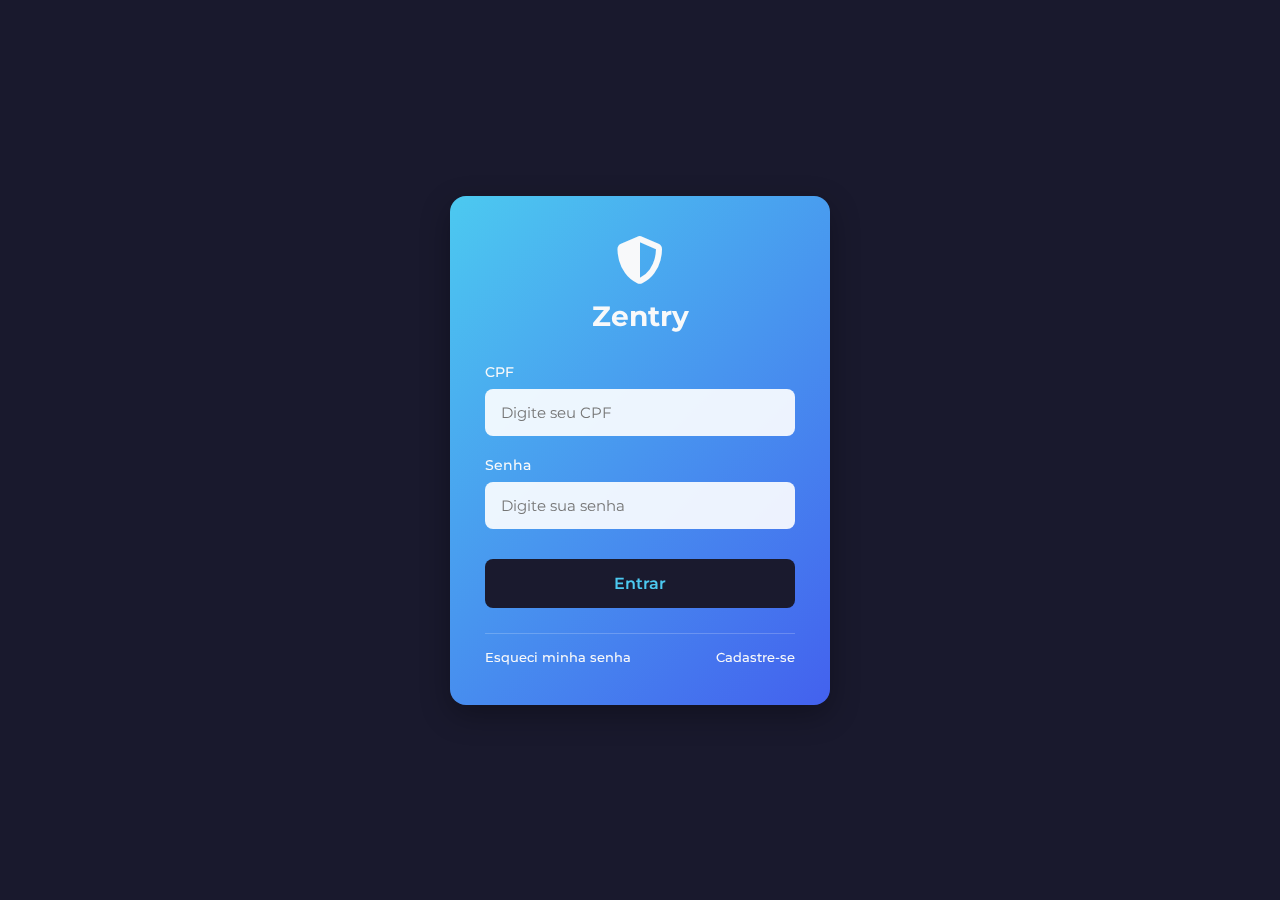
<file: banco/index.html>
<!DOCTYPE html>
<html lang="pt-BR">
<head>
    <meta charset="UTF-8">
    <meta name="viewport" content="width=device-width, initial-scale=1.0">
    <title>Zentry - Login</title>
    <link rel="stylesheet" href="css/login.css">
    <link href="https://fonts.googleapis.com/css2?family=Montserrat:wght@400;500;600;700&display=swap" rel="stylesheet">
    <link rel="stylesheet" href="https://cdnjs.cloudflare.com/ajax/libs/font-awesome/6.4.0/css/all.min.css">
</head>
<body>
    <div class="login-container">
        <div class="login-card">
            <div class="logo-login">
                <i class="fas fa-shield-alt"></i>
                <h1>Zentry</h1>
            </div>
            
            <form id="loginForm">
                <div class="form-group">
                    <label for="cpf">CPF</label>
                    <input type="text" id="cpf" placeholder="Digite seu CPF" required>
                </div>
                
                <div class="form-group">
                    <label for="senha">Senha</label>
                    <input type="password" id="senha" placeholder="Digite sua senha" required>
                </div>
                
                <button type="submit" class="btn-login">Entrar</button>
                
                <div class="login-links">
                    <a href="#" id="esqueciSenha">Esqueci minha senha</a>
                    <a href="#" id="cadastrar">Cadastre-se</a>
                </div>
            </form>
        </div>
    </div>

    <script src="js/login.js"></script>
</body>
</html>
</file>
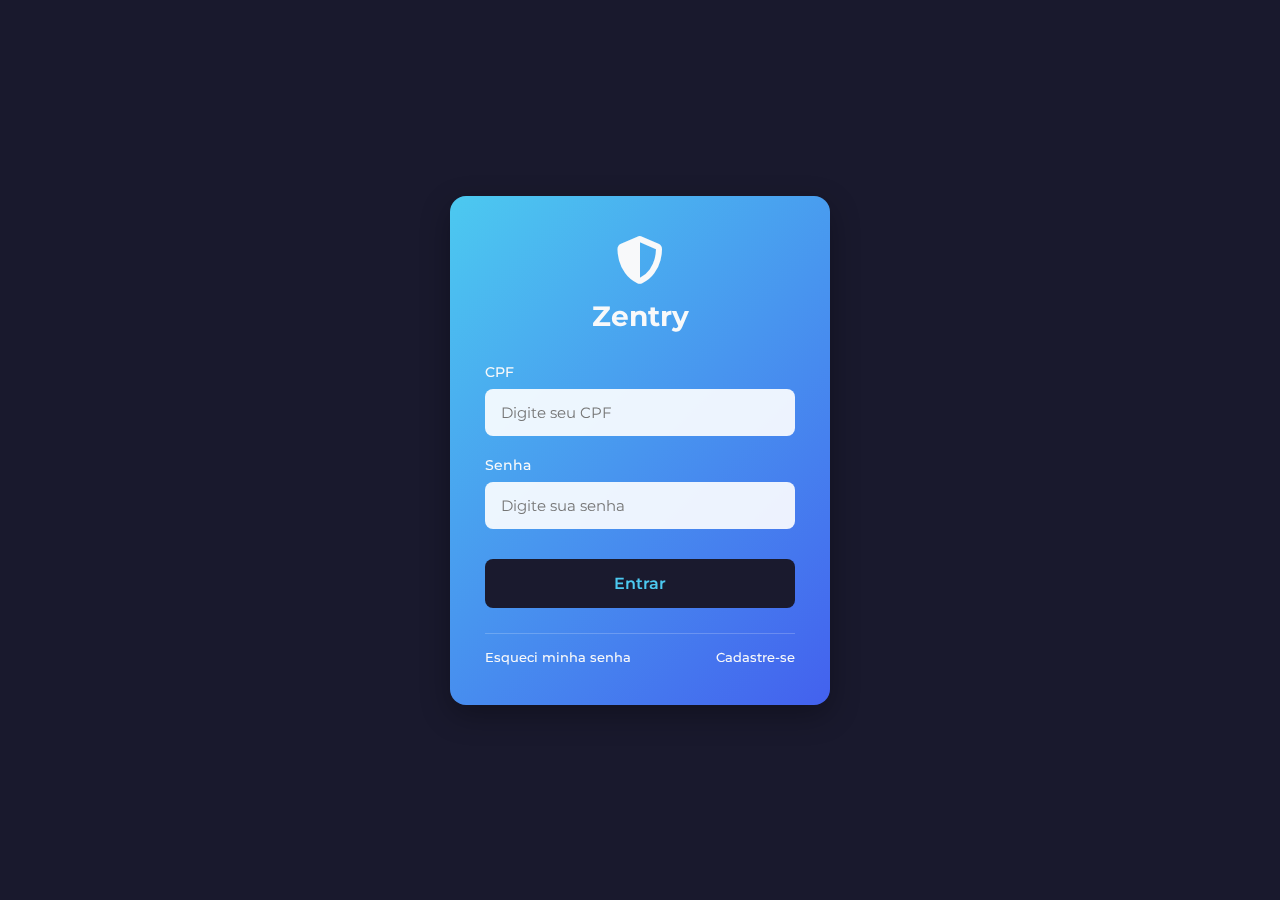
<file: banco/dashboard.html>
<!DOCTYPE html>
<html lang="pt-BR">
<head>
    <meta charset="UTF-8">
    <meta name="viewport" content="width=device-width, initial-scale=1.0">
    <title>Zentry - Área Logada</title>
    <link rel="stylesheet" href="css/bank.css">
    <link href="https://fonts.googleapis.com/css2?family=Montserrat:wght@400;500;600;700&display=swap" rel="stylesheet">
    <link rel="stylesheet" href="https://cdnjs.cloudflare.com/ajax/libs/font-awesome/6.4.0/css/all.min.css">
</head>
<body>
    <div class="app-container">
        <!-- Menu Lateral -->
        <aside class="sidebar">
            <div class="logo-container">
                <div class="logo-icon">
                    <i class="fas fa-shield-alt"></i>
                </div>
                <h1>Zentry</h1>
            </div>
            
            <nav class="main-nav">
                <ul>
                    <li data-section="inicio" class="active"><a href="#"><i class="fas fa-home"></i> <span>Início</span></a></li>
                    <li data-section="pix"><a href="#"><i class="fas fa-bolt"></i> <span>PIX</span></a></li>
                    <li data-section="cartoes"><a href="#"><i class="fas fa-credit-card"></i> <span>Cartões</span></a></li>
                    <li data-section="investimentos"><a href="#"><i class="fas fa-chart-line"></i> <span>Investimentos</span></a></li>
                    <li data-section="pagamentos"><a href="#"><i class="fas fa-barcode"></i> <span>Pagamentos</span></a></li>
                    <li data-section="emprestimos"><a href="#"><i class="fas fa-hand-holding-usd"></i> <span>Empréstimos</span></a></li>
                    <li data-section="recargas"><a href="#"><i class="fas fa-mobile-alt"></i> <span>Recargas</span></a></li>
                    <li data-section="conta"><a href="#"><i class="fas fa-user"></i> <span>Minha Conta</span></a></li>
                </ul>
            </nav>
            
            <div class="user-profile">
                <div class="profile-pic">
                    <i class="fas fa-user"></i>
                </div>
                <div class="profile-info">
                    <span class="user-name">Leandro Júnio</span>
                    <span class="user-account">Conta: 12345-6</span>
                </div>
            </div>
        </aside>

        <!-- Conteúdo Principal -->
        <main class="main-content">
            <!-- Cabeçalho -->
            <header class="main-header">
                <div class="search-container">
                    <i class="fas fa-search"></i>
                    <input type="text" placeholder="Buscar no Zentry">
                </div>
                
                <div class="header-actions">
                    <button class="btn-notification">
                        <i class="fas fa-bell"></i>
                        <span class="notification-badge">3</span>
                    </button>
                    <button class="btn-support">
                        <i class="fas fa-headset"></i>
                        <span>Suporte</span>
                    </button>
                    <button class="btn-logout">
                        <i class="fas fa-sign-out-alt"></i>
                        <span>Sair</span>
                    </button>
                </div>
            </header>

            <!-- Seção de Saldo -->
            <section id="inicio-section" class="content-section">
                <div class="balance-section">
                    <div class="balance-card">
                        <div class="balance-info">
                            <span class="balance-label">Saldo disponível</span>
                            <h2 class="balance-amount">R$ 8.742,56</h2>
                            <span class="balance-details">Limite disponível: R$ 2.500,00</span>
                        </div>
                        
                        <div class="balance-actions">
                            <button class="btn-action pix-btn">
                                <i class="fas fa-bolt"></i>
                                <span>PIX</span>
                            </button>
                            <button class="btn-action transfer-btn">
                                <i class="fas fa-exchange-alt"></i>
                                <span>Transferir</span>
                            </button>
                            <button class="btn-action pay-btn">
                                <i class="fas fa-barcode"></i>
                                <span>Pagar</span>
                            </button>
                            <button class="btn-action deposit-btn">
                                <i class="fas fa-money-bill-wave"></i>
                                <span>Depositar</span>
                            </button>
                        </div>
                    </div>
                    
                    <div class="credit-card">
                        <div class="card-info">
                            <span class="card-label">Cartão de crédito</span>
                            <h3 class="card-limit">Fatura atual: R$ 1.245,90</h3>
                            <span class="card-number">•••• •••• •••• 7890</span>
                            <button class="btn-pay-invoice">Pagar fatura</button>
                        </div>
                        <div class="card-image">
                            <div class="card-visual"></div>
                        </div>
                    </div>
                </div>

                <!-- Seção de Atalhos -->
                <section class="shortcuts-section">
                    <h2 class="section-title">Atalhos</h2>
                    <div class="shortcuts-grid">
                        <div class="shortcut-item" data-action="pix">
                            <div class="shortcut-icon">
                                <i class="fas fa-bolt"></i>
                            </div>
                            <span>PIX</span>
                        </div>
                        <div class="shortcut-item" data-action="recarga">
                            <div class="shortcut-icon">
                                <i class="fas fa-mobile-alt"></i>
                            </div>
                            <span>Recarga</span>
                        </div>
                        <div class="shortcut-item" data-action="emprestimo">
                            <div class="shortcut-icon">
                                <i class="fas fa-hand-holding-usd"></i>
                            </div>
                            <span>Empréstimo</span>
                        </div>
                        <div class="shortcut-item" data-action="investir">
                            <div class="shortcut-icon">
                                <i class="fas fa-chart-line"></i>
                            </div>
                            <span>Investir</span>
                        </div>
                        <div class="shortcut-item" data-action="seguros">
                            <div class="shortcut-icon">
                                <i class="fas fa-shield-alt"></i>
                            </div>
                            <span>Seguros</span>
                        </div>
                        <div class="shortcut-item" data-action="mais">
                            <div class="shortcut-icon">
                                <i class="fas fa-plus"></i>
                            </div>
                            <span>Mais</span>
                        </div>
                    </div>
                </section>

                <!-- Seção de Transações -->
                <section class="transactions-section">
                    <div class="section-header">
                        <h2 class="section-title">Suas transações</h2>
                        <button class="btn-filter">
                            <i class="fas fa-filter"></i>
                            <span>Filtrar</span>
                        </button>
                    </div>
                    
                    <div class="transactions-list">
                        <!-- Transações serão adicionadas dinamicamente via JS -->
                    </div>
                    
                    <button class="btn-show-more">
                        Ver todas as transações
                    </button>
                </section>

                <!-- Seção de Investimentos -->
                <section class="investments-section">
                    <h2 class="section-title">Investimentos</h2>
                    <div class="investments-card">
                        <div class="investments-info">
                            <h3>Comece a investir</h3>
                            <p>Rendimento de até 110% do CDI</p>
                            <button class="btn-invest">Investir agora</button>
                        </div>
                        <div class="investments-chart">
                            <div class="chart-placeholder"></div>
                        </div>
                    </div>
                </section>
            </section>

            <!-- Seção PIX -->
            <section id="pix-section" class="content-section" style="display:none;">
                <div class="pix-container">
                    <h2 class="section-main-title">Área PIX</h2>
                    
                    <div class="pix-actions">
                        <div class="pix-action" data-type="transferir">
                            <div class="pix-icon">
                                <i class="fas fa-exchange-alt"></i>
                            </div>
                            <span>Transferir</span>
                        </div>
                        <div class="pix-action" data-type="receber">
                            <div class="pix-icon">
                                <i class="fas fa-hand-holding-usd"></i>
                            </div>
                            <span>Receber</span>
                        </div>
                        <div class="pix-action" data-type="cobrar">
                            <div class="pix-icon">
                                <i class="fas fa-file-invoice-dollar"></i>
                            </div>
                            <span>Cobrar</span>
                        </div>
                        <div class="pix-action" data-type="chaves">
                            <div class="pix-icon">
                                <i class="fas fa-key"></i>
                            </div>
                            <span>Minhas Chaves</span>
                        </div>
                    </div>
                    
                    <div class="pix-transfer-form">
                        <h3>Transferência via PIX</h3>
                        <form id="pixForm">
                            <div class="form-group">
                                <label for="pixValue">Valor</label>
                                <input type="text" id="pixValue" placeholder="R$ 0,00">
                            </div>
                            
                            <div class="form-group">
                                <label for="pixKey">Chave PIX</label>
                                <input type="text" id="pixKey" placeholder="CPF, e-mail, telefone ou chave aleatória">
                            </div>
                            
                            <div class="form-group">
                                <label for="pixDescription">Descrição (opcional)</label>
                                <input type="text" id="pixDescription" placeholder="Ex: Pagamento serviço">
                            </div>
                            
                            <button type="submit" class="btn-confirm">Confirmar transferência</button>
                        </form>
                    </div>
                </div>
            </section>
            
            <!-- Seção Cartões -->
            <section id="cartoes-section" class="content-section" style="display:none;">
                <div class="cards-container">
                    <h2 class="section-main-title">Meus Cartões</h2>
                    
                    <div class="card-detail metallic-gold">
                        <div class="card-top">
                            <span>Zentry</span>
                            <span>Platinum</span>
                        </div>
                        <div class="card-middle">
                            <span class="card-number">•••• •••• •••• 7890</span>
                        </div>
                        <div class="card-bottom">
                            <div>
                                <span>Titular</span>
                                <span>CARLOS SILVA</span>
                            </div>
                            <div>
                                <span>Válido até</span>
                                <span>05/28</span>
                            </div>
                        </div>
                    </div>
                    
                    <div class="card-actions">
                        <button class="btn-card-action" data-action="bloquear">
                            <i class="fas fa-lock"></i>
                            <span>Bloquear Cartão</span>
                        </button>
                        <button class="btn-card-action" data-action="ajustar">
                            <i class="fas fa-sliders-h"></i>
                            <span>Ajustar Limite</span>
                        </button>
                        <button class="btn-card-action" data-action="virtual">
                            <i class="fas fa-mobile-alt"></i>
                            <span>Cartão Virtual</span>
                        </button>
                    </div>
                    
                    <div class="invoice-section">
                        <h3>Fatura Atual</h3>
                        <div class="invoice-info">
                            <div>
                                <span>Total</span>
                                <strong>R$ 1.245,90</strong>
                            </div>
                            <div>
                                <span>Vencimento</span>
                                <strong>10/05/2023</strong>
                            </div>
                            <button class="btn-pay-full">Pagar Fatura</button>
                        </div>
                    </div>
                </div>
            </section>
            
            <!-- Seção Investimentos -->
            <section id="investimentos-section" class="content-section" style="display:none;">
                <div class="investments-full-container">
                    <h2 class="section-main-title">Investimentos</h2>
                    
                    <div class="investment-products">
                        <div class="investment-product">
                            <div class="product-icon">
                                <i class="fas fa-piggy-bank"></i>
                            </div>
                            <div class="product-info">
                                <h3>Zentry Guard</h3>
                                <p>Rendimento de 100% do CDI</p>
                                <span>Resgate imediato</span>
                                <button class="btn-invest-product">Investir</button>
                            </div>
                        </div>
                        
                        <div class="investment-product">
                            <div class="product-icon">
                                <i class="fas fa-chart-line"></i>
                            </div>
                            <div class="product-info">
                                <h3>Zentry+ CDB</h3>
                                <p>Rendimento de 110% do CDI</p>
                                <span>Vencimento em 2 anos</span>
                                <button class="btn-invest-product">Investir</button>
                            </div>
                        </div>
                        
                        <div class="investment-product">
                            <div class="product-icon">
                                <i class="fas fa-coins"></i>
                            </div>
                            <div class="product-info">
                                <h3>Zentry Tesouro</h3>
                                <p>Tesouro Direto IPCA+</p>
                                <span>Longo prazo</span>
                                <button class="btn-invest-product">Investir</button>
                            </div>
                        </div>
                    </div>
                </div>
            </section>
            
            <!-- Seção Pagamentos -->
            <section id="pagamentos-section" class="content-section" style="display:none;">
                <div class="payments-container">
                    <h2 class="section-main-title">Pagamentos</h2>
                    
                    <div class="payment-methods">
                        <div class="payment-method active" data-method="boleto">
                            <i class="fas fa-barcode"></i>
                            <span>Boleto</span>
                        </div>
                        <div class="payment-method" data-method="conta">
                            <i class="fas fa-building"></i>
                            <span>Conta</span>
                        </div>
                        <div class="payment-method" data-method="imposto">
                            <i class="fas fa-file-invoice-dollar"></i>
                            <span>Impostos</span>
                        </div>
                    </div>
                    
                    <form id="paymentForm" class="active-form">
                        <div class="form-group">
                            <label for="paymentCode">Código de barras</label>
                            <input type="text" id="paymentCode" placeholder="Digite o código do boleto">
                        </div>
                        
                        <div class="form-group">
                            <label for="paymentValue">Valor</label>
                            <input type="text" id="paymentValue" placeholder="R$ 0,00">
                        </div>
                        
                        <button type="submit" class="btn-confirm-payment">Confirmar Pagamento</button>
                    </form>
                </div>
            </section>
            
            <!-- Seção Empréstimos -->
            <section id="emprestimos-section" class="content-section" style="display:none;">
                <div class="loan-full-container">
                    <h2 class="section-main-title">Empréstimos</h2>
                    
                    <div class="loan-offer">
                        <div class="offer-info">
                            <h3>Empréstimo Pessoal</h3>
                            <p>Valor disponível: <strong>R$ 15.000,00</strong></p>
                            <p>Taxa a partir de: <strong>1,49% ao mês</strong></p>
                            <button class="btn-simulate-loan">Simular Empréstimo</button>
                        </div>
                        <div class="offer-image">
                            <i class="fas fa-hand-holding-usd"></i>
                        </div>
                    </div>
                    
                    <div class="loan-simulation" style="display:none;">
                        <form id="loanForm">
                            <div class="form-group">
                                <label for="loanValue">Valor desejado</label>
                                <input type="text" id="loanValue" placeholder="R$ 0,00">
                            </div>
                            
                            <div class="form-group">
                                <label for="loanInstallments">Parcelas</label>
                                <select id="loanInstallments">
                                    <option value="12">12x</option>
                                    <option value="24">24x</option>
                                    <option value="36">36x</option>
                                    <option value="48">48x</option>
                                </select>
                            </div>
                            
                            <div class="form-group">
                                <label>Finalidade</label>
                                <div class="radio-group">
                                    <input type="radio" id="purpose1" name="loanPurpose" value="Pessoal" checked>
                                    <label for="purpose1">Pessoal</label>
                                </div>
                                <div class="radio-group">
                                    <input type="radio" id="purpose2" name="loanPurpose" value="Consignado">
                                    <label for="purpose2">Consignado</label>
                                </div>
                                <div class="radio-group">
                                    <input type="radio" id="purpose3" name="loanPurpose" value="Veículo">
                                    <label for="purpose3">Veículo</label>
                                </div>
                            </div>
                            
                            <button type="submit" class="btn-confirm-loan">Simular</button>
                        </form>
                    </div>
                    
                    <div class="loan-result" style="display:none;">
                        <h3>Resultado da Simulação</h3>
                        <div class="result-details">
                            <div>
                                <span>Valor:</span>
                                <strong id="simulatedValue">R$ 0,00</strong>
                            </div>
                            <div>
                                <span>Parcelas:</span>
                                <strong id="simulatedInstallments">0x</strong>
                            </div>
                            <div>
                                <span>Taxa:</span>
                                <strong id="simulatedRate">0%</strong>
                            </div>
                            <div>
                                <span>Valor da parcela:</span>
                                <strong id="simulatedMonthly">R$ 0,00</strong>
                            </div>
                            <div>
                                <span>Total a pagar:</span>
                                <strong id="simulatedTotal">R$ 0,00</strong>
                            </div>
                        </div>
                        <button class="btn-request-loan">Solicitar Empréstimo</button>
                    </div>
                </div>
            </section>
            
            <!-- Seção Recargas -->
            <section id="recargas-section" class="content-section" style="display:none;">
                <div class="recharge-container">
                    <h2 class="section-main-title">Recargas</h2>
                    
                    <div class="recharge-operators">
                        <div class="operator" data-operator="vivo">
                            <img src="https://i.pinimg.com/736x/fd/bd/9f/fdbd9f61b5c3d7735faabcb3cd84c9f7.jpg" alt="Vivo">
                            <span>Vivo</span>
                        </div>
                        <div class="operator" data-operator="tim">
                            <img src="https://www.tecstudio.com.br/wp-content/uploads/2016/01/29202329429710.jpg" alt="TIM">
                            <span>TIM</span>
                        </div>
                        <div class="operator" data-operator="claro">
                            <img src="https://upload.wikimedia.org/wikipedia/commons/thumb/0/0c/Claro.svg/1200px-Claro.svg.png" alt="Claro">
                            <span>Claro</span>
                        </div>
                        <div class="operator" data-operator="oi">
                            <img src="https://upload.wikimedia.org/wikipedia/commons/a/aa/Oi_logo_2022.png" alt="Oi">
                            <span>Oi</span>
                        </div>
                    </div>
                    
                    <form id="rechargeForm">
                        <div class="form-group">
                            <label for="rechargePhone">Número do celular</label>
                            <input type="tel" id="rechargePhone" placeholder="(XX) XXXXX-XXXX">
                        </div>
                        
                        <div class="form-group">
                            <label for="rechargeValue">Valor</label>
                            <div class="value-options">
                                <button type="button" class="value-option" data-value="10">R$ 10</button>
                                <button type="button" class="value-option" data-value="20">R$ 20</button>
                                <button type="button" class="value-option" data-value="30">R$ 30</button>
                                <button type="button" class="value-option" data-value="50">R$ 50</button>
                                <button type="button" class="value-option" data-value="100">R$ 100</button>
                                <button type="button" class="value-option" data-value="outro">Outro</button>
                            </div>
                            <input type="text" id="rechargeValue" placeholder="R$ 0,00" style="display:none;">
                        </div>
                        
                        <button type="submit" class="btn-confirm-recharge">Confirmar Recarga</button>
                    </form>
                </div>
            </section>
            
            <!-- Seção Minha Conta -->
            <section id="conta-section" class="content-section" style="display:none;">
                <div class="account-container">
                    <h2 class="section-main-title">Minha Conta</h2>
                    
                    <div class="account-info">
                        <div class="info-item">
                            <span>Nome completo</span>
                            <strong>Leandro Júnio Rodrigues Fernandes</strong>
                        </div>
                        <div class="info-item">
                            <span>CPF</span>
                            <strong>123.456.789-00</strong>
                        </div>
                        <div class="info-item">
                            <span>Data de nascimento</span>
                            <strong>01/06/2006</strong>
                        </div>
                        <div class="info-item">
                            <span>E-mail</span>
                            <strong>leandrojunio484@gmail.com</strong>
                        </div>
                        <div class="info-item">
                            <span>Telefone</span>
                            <strong>(61) 99679-4160</strong>
                        </div>
                    </div>
                    
                    <div class="account-actions">
                        <button class="btn-account-action">
                            <i class="fas fa-lock"></i>
                            <span>Alterar Senha</span>
                        </button>
                        <button class="btn-account-action">
                            <i class="fas fa-envelope"></i>
                            <span>Alterar E-mail</span>
                        </button>
                        <button class="btn-account-action">
                            <i class="fas fa-phone-alt"></i>
                            <span>Alterar Telefone</span>
                        </button>
                    </div>
                </div>
            </section>

            <!-- Rodapé -->
            <footer class="main-footer">
                <div class="footer-section">
                    <h3>Zentry</h3>
                    <ul>
                        <li><a href="#">Sobre nós</a></li>
                        <li><a href="#">Carreiras</a></li>
                        <li><a href="#">Imprensa</a></li>
                    </ul>
                </div>
                
                <div class="footer-section">
                    <h3>Produtos</h3>
                    <ul>
                        <li><a href="#">Conta digital</a></li>
                        <li><a href="#">Cartão de crédito</a></li>
                        <li><a href="#">Investimentos</a></li>
                    </ul>
                </div>
                
                <div class="footer-section">
                    <h3>Fale conosco</h3>
                    <ul>
                        <li><a href="#">Ajuda</a></li>
                        <li><a href="#">0800 123 4567</a></li>
                    </ul>
                </div>
            </footer>
        </main>

        <!-- Modais -->
        <div class="modal" id="transferModal">
            <div class="modal-content">
                <span class="close-modal">&times;</span>
                <h2>Transferência</h2>
                <form id="transferForm">
                    <div class="form-group">
                        <label for="transferValue">Valor</label>
                        <input type="text" id="transferValue" placeholder="R$ 0,00">
                    </div>
                    
                    <div class="form-group">
                        <label for="transferTo">Para quem</label>
                        <input type="text" id="transferTo" placeholder="CPF, e-mail ou telefone">
                    </div>
                    
                    <div class="form-group">
                        <label for="transferDescription">Descrição (opcional)</label>
                        <input type="text" id="transferDescription" placeholder="Ex: Pagamento aluguel">
                    </div>
                    
                    <button type="submit" class="btn-confirm-transfer">Confirmar transferência</button>
                </form>
            </div>
        </div>

        <div class="modal" id="depositModal">
            <div class="modal-content">
                <span class="close-modal">&times;</span>
                <h2>Depósito</h2>
                <form id="depositForm">
                    <div class="form-group">
                        <label for="depositValue">Valor</label>
                        <input type="text" id="depositValue" placeholder="R$ 0,00">
                    </div>
                    
                    <div class="form-group">
                        <label>Tipo de depósito</label>
                        <div class="radio-group">
                            <input type="radio" id="depositType1" name="depositType" value="DOC" checked>
                            <label for="depositType1">DOC</label>
                        </div>
                        <div class="radio-group">
                            <input type="radio" id="depositType2" name="depositType" value="TED">
                            <label for="depositType2">TED</label>
                        </div>
                        <div class="radio-group">
                            <input type="radio" id="depositType3" name="depositType" value="Boleto">
                            <label for="depositType3">Boleto</label>
                        </div>
                    </div>
                    
                    <button type="submit" class="btn-confirm-deposit">Confirmar depósito</button>
                </form>
            </div>
        </div>

        <div class="modal" id="supportModal">
            <div class="modal-content">
                <span class="close-modal">&times;</span>
                <h2>Suporte</h2>
                <form id="supportForm">
                    <div class="form-group">
                        <label for="supportSubject">Assunto</label>
                        <input type="text" id="supportSubject" placeholder="Qual é o assunto?">
                    </div>
                    
                    <div class="form-group">
                        <label for="supportMessage">Mensagem</label>
                        <textarea id="supportMessage" placeholder="Descreva seu problema ou dúvida"></textarea>
                    </div>
                    
                    <button type="submit" class="btn-confirm-support">Enviar mensagem</button>
                </form>
            </div>
        </div>

        <div class="modal" id="invoiceModal">
            <div class="modal-content">
                <span class="close-modal">&times;</span>
                <h2>Pagamento de Fatura</h2>
                <div class="invoice-details">
                    <div class="detail-item">
                        <span>Valor total:</span>
                        <strong>R$ 1.245,90</strong>
                    </div>
                    <div class="detail-item">
                        <span>Vencimento:</span>
                        <strong>10/05/2023</strong>
                    </div>
                    <div class="detail-item">
                        <span>Cartão:</span>
                        <strong>•••• •••• •••• 7890</strong>
                    </div>
                </div>
                
                <form id="invoiceForm">
                    <div class="form-group">
                        <label for="invoiceValue">Valor a pagar</label>
                        <input type="text" id="invoiceValue" placeholder="R$ 1.245,90" value="R$ 1.245,90">
                    </div>
                    
                    <div class="form-group">
                        <label>Conta de débito</label>
                        <select id="invoiceAccount">
                            <option value="main">Conta Principal (Saldo: R$ 8.742,56)</option>
                        </select>
                    </div>
                    
                    <button type="submit" class="btn-confirm-invoice">Confirmar Pagamento</button>
                </form>
            </div>
        </div>

        <!-- Modal de Comprovante -->
        <div class="modal" id="receiptModal">
            <div class="modal-content">
                <span class="close-modal">&times;</span>
                <h2>Transação realizada com sucesso!</h2>
                <div class="receipt-container">
                    <div class="receipt-header">
                        <i class="fas fa-check-circle"></i>
                        <h3>Comprovante de Transação</h3>
                    </div>
                    <div class="receipt-body">
                        <div class="receipt-item">
                            <span>Data/Hora:</span>
                            <strong id="receipt-date"></strong>
                        </div>
                        <div class="receipt-item">
                            <span>Tipo:</span>
                            <strong id="receipt-type"></strong>
                        </div>
                        <div class="receipt-item">
                            <span>Valor:</span>
                            <strong id="receipt-amount"></strong>
                        </div>
                        <div class="receipt-item">
                            <span>Destinatário:</span>
                            <strong id="receipt-recipient"></strong>
                        </div>
                        <div class="receipt-item">
                            <span>Descrição:</span>
                            <strong id="receipt-description"></strong>
                        </div>
                        <div class="receipt-item">
                            <span>Código:</span>
                            <strong id="receipt-code">#<span id="receipt-code-number"></span></strong>
                        </div>
                    </div>
                    <div class="receipt-footer">
                        <button class="btn-download-receipt">
                            <i class="fas fa-download"></i> Baixar Comprovante
                        </button>
                        <button class="btn-share-receipt">
                            <i class="fas fa-share-alt"></i> Compartilhar
                        </button>
                    </div>
                </div>
            </div>
        </div>
    </div>

    <script src="js/bank.js"></script>
</body>
</html>
</file>
<file: banco/css/login.css>
:root {
    --primary-color: #1a1a2e;
    --accent-color: #4cc9f0;
    --gradient: linear-gradient(135deg, #4cc9f0, #4895ef, #4361ee);
    --text-light: #f8f9fa;
}

* {
    margin: 0;
    padding: 0;
    box-sizing: border-box;
    font-family: 'Montserrat', sans-serif;
}

body {
    background-color: var(--primary-color);
    min-height: 100vh;
    display: flex;
    justify-content: center;
    align-items: center;
    /* Adicionando a imagem de fundo */
    background-image: url('https://t4.ftcdn.net/jpg/09/64/03/41/240_F_964034189_PfF4GQCYpmdWmUvjNUu1blXSd3FHkrLY.jpg'); /* Substitua pelo caminho da sua imagem */
    background-size: cover; /* Faz a imagem cobrir todo o fundo */
    background-position: center; /* Centraliza a imagem */
    background-repeat: no-repeat; /* Evita a duplicação */
    background-attachment: fixed; /* Opcional: faz a imagem ficar fixa durante o scroll */
}

/* Adicionando uma camada escura semi-transparente para melhorar a legibilidade */
body::before {
    content: '';
    position: fixed;
    top: 0;
    left: 0;
    width: 100%;
    height: 100%;
    background-color: rgba(26, 26, 46, 0.7); /* Cor primária com transparência */
    z-index: -1; /* Coloca atrás do conteúdo */
}

.login-container {
    width: 100%;
    max-width: 420px;
    padding: 0 20px;
}

.login-card {
    background: var(--gradient);
    border-radius: 16px;
    padding: 40px 35px;
    box-shadow: 0 10px 30px rgba(0, 0, 0, 0.3);
    text-align: center;
    backdrop-filter: blur(5px); /* Adiciona um leve desfoque para melhor contraste */
}

.logo-login {
    margin-bottom: 30px;
    display: flex;
    flex-direction: column;
    align-items: center;
}

.logo-login i {
    font-size: 48px;
    color: var(--text-light);
    margin-bottom: 15px;
}

.logo-login h1 {
    font-size: 28px;
    font-weight: 700;
    color: var(--text-light);
}

.form-group {
    margin-bottom: 20px;
    text-align: left;
}

.form-group label {
    display: block;
    margin-bottom: 8px;
    font-weight: 500;
    color: var(--text-light);
    font-size: 14px;
}

.form-group input {
    width: 100%;
    padding: 14px 16px;
    border-radius: 8px;
    border: none;
    background-color: rgba(255, 255, 255, 0.9);
    font-size: 15px;
    transition: all 0.3s;
}

.form-group input:focus {
    outline: none;
    box-shadow: 0 0 0 2px rgba(76, 201, 240, 0.5);
}

.btn-login {
    width: 100%;
    padding: 15px;
    background-color: var(--primary-color);
    color: var(--accent-color);
    border: none;
    border-radius: 8px;
    font-size: 16px;
    font-weight: 600;
    cursor: pointer;
    margin-top: 10px;
    transition: all 0.3s;
}

.btn-login:hover {
    transform: translateY(-2px);
    box-shadow: 0 4px 12px rgba(0, 0, 0, 0.2);
}

.login-links {
    display: flex;
    justify-content: space-between;
    margin-top: 25px;
    padding-top: 15px;
    border-top: 1px solid rgba(255, 255, 255, 0.2);
}

.login-links a {
    color: var(--text-light);
    text-decoration: none;
    font-size: 13px;
    font-weight: 500;
    transition: all 0.3s;
}

.login-links a:hover {
    text-decoration: underline;
    opacity: 0.9;
}

/* Responsividade */
@media (max-width: 480px) {
    .login-card {
        padding: 35px 25px;
    }
    
    .logo-login i {
        font-size: 42px;
    }
    
    .logo-login h1 {
        font-size: 24px;
    }
    
    .form-group input {
        padding: 12px 14px;
    }
    
    .btn-login {
        padding: 14px;
    }
}
</file>
<file: banco/css/bank.css>
:root {
    --primary-color: #1a1a2e;
    --secondary-color: #16213e;
    --accent-color: #4cc9f0;
    --accent-hover: #4895ef;
    --text-color: #ffffff;
    --text-secondary: #cccccc;
    --success-color: #4ade80;
    --error-color: #f87171;
    --warning-color: #fbbf24;
    --card-bg: #0f3460;
    --modal-bg: rgba(0, 0, 0, 0.9);
    --shadow: 0 4px 20px rgba(0, 0, 0, 0.5);
    --gradient: linear-gradient(135deg, #4cc9f0, #4895ef, #4361ee);
}

* {
    margin: 0;
    padding: 0;
    box-sizing: border-box;
    font-family: 'Montserrat', 'Segoe UI', Tahoma, Geneva, Verdana, sans-serif;
}

body {
    background-color: var(--primary-color);
    color: var(--text-color);
    min-height: 100vh;
}

.app-container {
    display: flex;
    min-height: 100vh;
}

/* Sidebar Styles */
.sidebar {
    width: 280px;
    background-color: var(--secondary-color);
    padding: 25px;
    display: flex;
    flex-direction: column;
    border-right: 1px solid rgba(76, 201, 240, 0.2);
}

.logo-container {
    display: flex;
    align-items: center;
    margin-bottom: 40px;
}

.logo-icon {
    width: 40px;
    height: 40px;
    margin-right: 15px;
    display: flex;
    align-items: center;
    justify-content: center;
    font-size: 24px;
    color: var(--accent-color);
    background: rgba(76, 201, 240, 0.1);
    border-radius: 50%;
}

.logo-container h1 {
    font-size: 24px;
    font-weight: 700;
    background: var(--gradient);
    -webkit-background-clip: text;
    background-clip: text;
    color: transparent;
}

.main-nav ul {
    list-style: none;
    margin-bottom: 40px;
}

.main-nav li {
    margin-bottom: 12px;
    border-radius: 8px;
    transition: all 0.3s ease;
}

.main-nav li:hover {
    background-color: rgba(76, 201, 240, 0.1);
}

.main-nav li.active {
    background-color: rgba(76, 201, 240, 0.2);
    border-left: 3px solid var(--accent-color);
}

.main-nav a {
    display: flex;
    align-items: center;
    padding: 12px 15px;
    text-decoration: none;
    color: var(--text-color);
    font-size: 16px;
    font-weight: 500;
}

.main-nav i {
    margin-right: 12px;
    font-size: 18px;
    color: var(--accent-color);
}

.user-profile {
    margin-top: auto;
    display: flex;
    align-items: center;
    padding: 15px;
    background-color: var(--card-bg);
    border-radius: 10px;
    border: 1px solid rgba(76, 201, 240, 0.1);
}

.profile-pic {
    width: 45px;
    height: 45px;
    border-radius: 50%;
    background-color: rgba(76, 201, 240, 0.1);
    margin-right: 12px;
    display: flex;
    align-items: center;
    justify-content: center;
    color: var(--accent-color);
    font-size: 18px;
}

.profile-info {
    display: flex;
    flex-direction: column;
}

.user-name {
    font-weight: 600;
    margin-bottom: 3px;
    color: var(--accent-color);
}

.user-account {
    font-size: 12px;
    color: var(--text-secondary);
}

/* Main Content Styles */
.main-content {
    flex: 1;
    padding: 30px;
    background-color: var(--primary-color);
}

.main-header {
    display: flex;
    justify-content: space-between;
    align-items: center;
    margin-bottom: 30px;
}

.search-container {
    position: relative;
    width: 350px;
}

.search-container i {
    position: absolute;
    left: 15px;
    top: 50%;
    transform: translateY(-50%);
    color: var(--accent-color);
}

.search-container input {
    width: 100%;
    padding: 12px 20px 12px 45px;
    border-radius: 25px;
    border: 1px solid rgba(76, 201, 240, 0.3);
    background-color: var(--secondary-color);
    color: var(--text-color);
    font-size: 14px;
    outline: none;
    transition: all 0.3s;
}

.search-container input:focus {
    border-color: var(--accent-color);
    box-shadow: 0 0 0 2px rgba(76, 201, 240, 0.2);
}

.search-container input::placeholder {
    color: var(--text-secondary);
}

.header-actions {
    display: flex;
    align-items: center;
    gap: 15px;
}

.btn-notification {
    position: relative;
    background: none;
    border: none;
    color: var(--text-color);
    font-size: 20px;
    cursor: pointer;
    padding: 8px;
    border-radius: 50%;
    transition: background 0.3s;
}

.btn-notification:hover {
    background-color: rgba(76, 201, 240, 0.1);
}

.notification-badge {
    position: absolute;
    top: -5px;
    right: -5px;
    background-color: var(--error-color);
    color: white;
    border-radius: 50%;
    width: 20px;
    height: 20px;
    display: flex;
    align-items: center;
    justify-content: center;
    font-size: 12px;
    font-weight: bold;
}

.btn-support {
    background: var(--gradient);
    color: #1a1a2e;
    border: none;
    padding: 10px 20px;
    border-radius: 25px;
    font-weight: 600;
    cursor: pointer;
    display: flex;
    align-items: center;
    gap: 8px;
    transition: all 0.3s;
    box-shadow: 0 2px 10px rgba(76, 201, 240, 0.3);
}

.btn-support:hover {
    background: linear-gradient(135deg, #4895ef, #4361ee, #4895ef);
    transform: translateY(-2px);
}

.btn-logout {
    background: none;
    border: 1px solid var(--accent-color);
    color: var(--accent-color);
    padding: 10px 20px;
    border-radius: 25px;
    font-weight: 600;
    cursor: pointer;
    display: flex;
    align-items: center;
    gap: 8px;
    transition: all 0.3s;
}

.btn-logout:hover {
    background-color: rgba(76, 201, 240, 0.1);
}

/* Balance Section */
.balance-section {
    display: flex;
    gap: 20px;
    margin-bottom: 30px;
}

.balance-card {
    flex: 2;
    background-color: var(--card-bg);
    border-radius: 15px;
    padding: 25px;
    box-shadow: var(--shadow);
    border: 1px solid rgba(76, 201, 240, 0.1);
}

.balance-info {
    margin-bottom: 25px;
}

.balance-label {
    display: block;
    color: var(--accent-color);
    font-size: 14px;
    margin-bottom: 5px;
    font-weight: 500;
}

.balance-amount {
    font-size: 32px;
    font-weight: 700;
    margin-bottom: 10px;
    background: var(--gradient);
    -webkit-background-clip: text;
    background-clip: text;
    color: transparent;
}

.balance-details {
    color: var(--text-secondary);
    font-size: 14px;
}

.balance-actions {
    display: flex;
    justify-content: space-between;
    gap: 15px;
}

.btn-action {
    flex: 1;
    background-color: var(--secondary-color);
    border: 1px solid rgba(76, 201, 240, 0.2);
    border-radius: 10px;
    padding: 15px 10px;
    color: var(--text-color);
    font-weight: 600;
    cursor: pointer;
    display: flex;
    flex-direction: column;
    align-items: center;
    gap: 8px;
    transition: all 0.3s;
}

.btn-action:hover {
    background-color: rgba(76, 201, 240, 0.1);
    border-color: var(--accent-color);
    transform: translateY(-3px);
}

.btn-action i {
    font-size: 20px;
    color: var(--accent-color);
}

.credit-card {
    flex: 1;
    background: linear-gradient(135deg, #0f3460, #1a1a2e);
    border-radius: 15px;
    padding: 25px;
    box-shadow: var(--shadow);
    display: flex;
    justify-content: space-between;
    border: 1px solid rgba(76, 201, 240, 0.2);
}

.card-info {
    display: flex;
    flex-direction: column;
    justify-content: space-between;
}

.card-label {
    color: var(--accent-color);
    font-size: 14px;
    font-weight: 500;
}

.card-limit {
    font-size: 18px;
    font-weight: 600;
    margin: 10px 0;
    color: var(--text-color);
}

.card-number {
    color: var(--text-secondary);
    font-size: 14px;
    letter-spacing: 1px;
}

.btn-pay-invoice {
    background: var(--gradient);
    color: #1a1a2e;
    border: none;
    padding: 8px 15px;
    border-radius: 20px;
    font-weight: 600;
    cursor: pointer;
    margin-top: 10px;
    transition: all 0.3s;
    font-size: 12px;
    box-shadow: 0 2px 5px rgba(76, 201, 240, 0.3);
}

.btn-pay-invoice:hover {
    background: linear-gradient(135deg, #4895ef, #4361ee, #4895ef);
    transform: translateY(-2px);
}

.card-image {
    align-self: center;
}

.card-visual {
    width: 120px;
    height: 80px;
    border-radius: 8px;
    background: var(--gradient);
    box-shadow: 0 4px 15px rgba(76, 201, 240, 0.3);
    position: relative;
    overflow: hidden;
}

.card-visual::after {
    content: '';
    position: absolute;
    top: 0;
    left: 0;
    right: 0;
    bottom: 0;
    background: linear-gradient(135deg, 
        rgba(255, 255, 255, 0.3) 0%, 
        rgba(255, 255, 255, 0) 50%, 
        rgba(255, 255, 255, 0.3) 100%);
}

.metallic-gold {
    background: var(--gradient);
    color: #1a1a2e;
    position: relative;
    overflow: hidden;
}

.metallic-gold::after {
    content: '';
    position: absolute;
    top: 0;
    left: 0;
    right: 0;
    bottom: 0;
    background: linear-gradient(135deg, 
        rgba(255, 255, 255, 0.3) 0%, 
        rgba(255, 255, 255, 0) 50%, 
        rgba(255, 255, 255, 0.3) 100%);
}

/* Shortcuts Section */
.shortcuts-section {
    margin-bottom: 30px;
}

.section-title {
    font-size: 20px;
    font-weight: 600;
    margin-bottom: 20px;
    color: var(--text-color);
    position: relative;
    padding-bottom: 10px;
}

.section-title::after {
    content: '';
    position: absolute;
    bottom: 0;
    left: 0;
    width: 50px;
    height: 3px;
    background: var(--gradient);
    border-radius: 3px;
}

.section-main-title {
    font-size: 24px;
    font-weight: 700;
    margin-bottom: 25px;
    background: var(--gradient);
    -webkit-background-clip: text;
    background-clip: text;
    color: transparent;
}

.shortcuts-grid {
    display: grid;
    grid-template-columns: repeat(6, 1fr);
    gap: 15px;
}

.shortcut-item {
    background-color: var(--card-bg);
    border-radius: 10px;
    padding: 20px 15px;
    display: flex;
    flex-direction: column;
    align-items: center;
    cursor: pointer;
    transition: all 0.3s;
    border: 1px solid rgba(76, 201, 240, 0.1);
}

.shortcut-item:hover {
    transform: translateY(-5px);
    background-color: rgba(76, 201, 240, 0.1);
    box-shadow: 0 5px 15px rgba(0, 0, 0, 0.3);
}

.shortcut-icon {
    width: 50px;
    height: 50px;
    border-radius: 50%;
    background-color: rgba(76, 201, 240, 0.1);
    display: flex;
    align-items: center;
    justify-content: center;
    margin-bottom: 10px;
    font-size: 20px;
    color: var(--accent-color);
    transition: all 0.3s;
}

.shortcut-item:hover .shortcut-icon {
    background-color: var(--accent-color);
    color: #1a1a2e;
    transform: scale(1.1);
}

.shortcut-item span {
    font-size: 14px;
    font-weight: 500;
    text-align: center;
    color: var(--text-color);
}

/* Transactions Section */
.transactions-section {
    margin-bottom: 30px;
}

.section-header {
    display: flex;
    justify-content: space-between;
    align-items: center;
    margin-bottom: 20px;
}

.btn-filter {
    background: none;
    border: 1px solid var(--accent-color);
    color: var(--accent-color);
    padding: 8px 15px;
    border-radius: 20px;
    font-size: 14px;
    cursor: pointer;
    display: flex;
    align-items: center;
    gap: 5px;
    transition: all 0.3s;
}

.btn-filter:hover {
    background-color: rgba(76, 201, 240, 0.1);
    transform: translateY(-2px);
}

.transactions-list {
    background-color: var(--card-bg);
    border-radius: 15px;
    overflow: hidden;
    border: 1px solid rgba(76, 201, 240, 0.1);
}

.transaction-item {
    display: flex;
    align-items: center;
    padding: 15px 20px;
    border-bottom: 1px solid rgba(76, 201, 240, 0.1);
    transition: background 0.3s;
}

.transaction-item:last-child {
    border-bottom: none;
}

.transaction-item:hover {
    background-color: rgba(76, 201, 240, 0.05);
}

.transaction-icon {
    width: 40px;
    height: 40px;
    border-radius: 50%;
    background-color: rgba(76, 201, 240, 0.1);
    display: flex;
    align-items: center;
    justify-content: center;
    margin-right: 15px;
    color: var(--accent-color);
    font-size: 16px;
}

.transaction-details {
    flex: 1;
}

.transaction-details h3 {
    font-size: 16px;
    font-weight: 500;
    margin-bottom: 3px;
    color: var(--text-color);
}

.transaction-details span {
    font-size: 13px;
    color: var(--text-secondary);
}

.transaction-description {
    font-size: 13px;
    color: var(--text-secondary);
    margin-top: 5px;
}

.transaction-amount {
    font-weight: 600;
    font-size: 16px;
}

.transaction-amount.income {
    color: var(--success-color);
}

.transaction-amount.outcome {
    color: var(--error-color);
}

.btn-show-more {
    display: block;
    width: 100%;
    background: none;
    border: none;
    color: var(--accent-color);
    font-weight: 600;
    padding: 15px;
    text-align: center;
    cursor: pointer;
    transition: background 0.3s;
    border-top: 1px solid rgba(76, 201, 240, 0.1);
}

.btn-show-more:hover {
    background-color: rgba(76, 201, 240, 0.1);
}

/* Investments Section */
.investments-section {
    margin-bottom: 30px;
}

.investments-card {
    background-color: var(--card-bg);
    border-radius: 15px;
    padding: 25px;
    display: flex;
    justify-content: space-between;
    box-shadow: var(--shadow);
    border: 1px solid rgba(76, 201, 240, 0.1);
}

.investments-info {
    flex: 1;
}

.investments-info h3 {
    font-size: 20px;
    margin-bottom: 10px;
    color: var(--text-color);
}

.investments-info p {
    color: var(--text-secondary);
    margin-bottom: 20px;
}

.btn-invest {
    background: var(--gradient);
    color: #1a1a2e;
    border: none;
    padding: 12px 25px;
    border-radius: 25px;
    font-weight: 600;
    cursor: pointer;
    transition: all 0.3s;
    box-shadow: 0 2px 10px rgba(76, 201, 240, 0.3);
}

.btn-invest:hover {
    background: linear-gradient(135deg, #4895ef, #4361ee, #4895ef);
    transform: translateY(-2px);
}

.investments-chart {
    flex: 1;
    display: flex;
    justify-content: center;
    align-items: center;
}

.chart-placeholder {
    width: 150px;
    height: 150px;
    border-radius: 50%;
    background: conic-gradient(var(--accent-color) 70%, #35486e 30%);
    display: flex;
    justify-content: center;
    align-items: center;
    position: relative;
}

.chart-placeholder::before {
    content: '';
    position: absolute;
    width: 120px;
    height: 120px;
    border-radius: 50%;
    background-color: var(--card-bg);
}

/* PIX Section */
.pix-container {
    background-color: var(--card-bg);
    border-radius: 15px;
    padding: 25px;
    box-shadow: var(--shadow);
    border: 1px solid rgba(76, 201, 240, 0.1);
}

.pix-actions {
    display: flex;
    justify-content: space-between;
    margin-bottom: 30px;
}

.pix-action {
    display: flex;
    flex-direction: column;
    align-items: center;
    cursor: pointer;
    padding: 15px;
    border-radius: 10px;
    transition: all 0.3s;
}

.pix-action:hover {
    background-color: rgba(76, 201, 240, 0.1);
    transform: translateY(-3px);
}

.pix-icon {
    width: 50px;
    height: 50px;
    border-radius: 50%;
    background-color: rgba(76, 201, 240, 0.1);
    display: flex;
    align-items: center;
    justify-content: center;
    margin-bottom: 10px;
    color: var(--accent-color);
    font-size: 20px;
    transition: all 0.3s;
}

.pix-action:hover .pix-icon {
    background-color: var(--accent-color);
    color: #1a1a2e;
}

.pix-action span {
    font-size: 14px;
    font-weight: 500;
    color: var(--text-color);
}

.pix-transfer-form {
    background-color: var(--secondary-color);
    padding: 25px;
    border-radius: 15px;
}

.pix-transfer-form h3 {
    margin-bottom: 20px;
    color: var(--accent-color);
}

/* Cards Section */
.cards-container {
    background-color: var(--card-bg);
    border-radius: 15px;
    padding: 25px;
    box-shadow: var(--shadow);
    border: 1px solid rgba(76, 201, 240, 0.1);
}

.card-detail {
    width: 100%;
    height: 200px;
    border-radius: 15px;
    padding: 20px;
    display: flex;
    flex-direction: column;
    justify-content: space-between;
    margin-bottom: 20px;
    box-shadow: 0 10px 20px rgba(0, 0, 0, 0.3);
    position: relative;
    overflow: hidden;
}

.card-detail::after {
    content: '';
    position: absolute;
    top: 0;
    left: 0;
    right: 0;
    bottom: 0;
    background: linear-gradient(135deg, 
        rgba(255, 255, 255, 0.3) 0%, 
        rgba(255, 255, 255, 0) 50%, 
        rgba(255, 255, 255, 0.3) 100%);
}

.card-top {
    display: flex;
    justify-content: space-between;
    font-weight: 600;
    color: #1a1a2e;
}

.card-middle {
    display: flex;
    justify-content: center;
}

.card-number {
    font-size: 18px;
    letter-spacing: 2px;
    color: #1a1a2e;
    font-weight: 500;
}

.card-bottom {
    display: flex;
    justify-content: space-between;
    color: #1a1a2e;
    font-size: 14px;
}

.card-bottom div {
    display: flex;
    flex-direction: column;
}

.card-bottom span:first-child {
    font-size: 12px;
    opacity: 0.8;
}

.card-actions {
    display: flex;
    gap: 15px;
    margin-top: 20px;
}

.btn-card-action {
    flex: 1;
    background-color: var(--secondary-color);
    border: 1px solid rgba(76, 201, 240, 0.2);
    color: var(--text-color);
    padding: 12px;
    border-radius: 8px;
    cursor: pointer;
    display: flex;
    align-items: center;
    justify-content: center;
    gap: 8px;
    transition: all 0.3s;
}

.btn-card-action:hover {
    background-color: rgba(76, 201, 240, 0.1);
    border-color: var(--accent-color);
}

.btn-card-action i {
    color: var(--accent-color);
}

.invoice-section {
    background-color: var(--secondary-color);
    padding: 20px;
    border-radius: 15px;
    margin-top: 30px;
}

.invoice-section h3 {
    margin-bottom: 15px;
    color: var(--accent-color);
}

.invoice-info {
    display: flex;
    justify-content: space-between;
    align-items: center;
}

.invoice-info div {
    display: flex;
    flex-direction: column;
}

.invoice-info strong {
    font-size: 18px;
    margin-top: 5px;
}

.btn-pay-full {
    background: var(--gradient);
    color: #1a1a2e;
    border: none;
    padding: 10px 20px;
    border-radius: 20px;
    font-weight: 600;
    cursor: pointer;
    transition: all 0.3s;
    box-shadow: 0 2px 5px rgba(76, 201, 240, 0.3);
}

.btn-pay-full:hover {
    background: linear-gradient(135deg, #4895ef, #4361ee, #4895ef);
    transform: translateY(-2px);
}

/* Investments Full Section */
.investments-full-container {
    background-color: var(--card-bg);
    border-radius: 15px;
    padding: 25px;
    box-shadow: var(--shadow);
    border: 1px solid rgba(76, 201, 240, 0.1);
}

.investment-products {
    display: grid;
    grid-template-columns: repeat(3, 1fr);
    gap: 20px;
    margin-top: 20px;
}

.investment-product {
    background-color: var(--secondary-color);
    border-radius: 15px;
    padding: 20px;
    transition: all 0.3s;
}

.investment-product:hover {
    transform: translateY(-5px);
    box-shadow: 0 5px 15px rgba(0, 0, 0, 0.3);
}

.product-icon {
    width: 50px;
    height: 50px;
    border-radius: 50%;
    background-color: rgba(76, 201, 240, 0.1);
    display: flex;
    align-items: center;
    justify-content: center;
    margin-bottom: 15px;
    color: var(--accent-color);
    font-size: 20px;
}

.product-info h3 {
    margin-bottom: 10px;
    color: var(--accent-color);
}

.product-info p {
    margin-bottom: 5px;
    color: var(--text-color);
}

.product-info span {
    font-size: 13px;
    color: var(--text-secondary);
    display: block;
    margin-bottom: 15px;
}

.btn-invest-product {
    background: var(--gradient);
    color: #1a1a2e;
    border: none;
    padding: 8px 15px;
    border-radius: 20px;
    font-weight: 600;
    cursor: pointer;
    transition: all 0.3s;
    font-size: 14px;
    box-shadow: 0 2px 5px rgba(76, 201, 240, 0.3);
}

.btn-invest-product:hover {
    background: linear-gradient(135deg, #4895ef, #4361ee, #4895ef);
    transform: translateY(-2px);
}

/* Payments Section */
.payments-container {
    background-color: var(--card-bg);
    border-radius: 15px;
    padding: 25px;
    box-shadow: var(--shadow);
    border: 1px solid rgba(76, 201, 240, 0.1);
}

.payment-methods {
    display: flex;
    gap: 15px;
    margin-bottom: 30px;
}

.payment-method {
    flex: 1;
    display: flex;
    flex-direction: column;
    align-items: center;
    padding: 15px;
    border-radius: 10px;
    cursor: pointer;
    transition: all 0.3s;
    background-color: var(--secondary-color);
}

.payment-method.active {
    background-color: rgba(76, 201, 240, 0.2);
    border: 1px solid var(--accent-color);
}

.payment-method:hover {
    background-color: rgba(76, 201, 240, 0.1);
}

.payment-method i {
    font-size: 24px;
    margin-bottom: 10px;
    color: var(--accent-color);
}

.payment-method span {
    font-size: 14px;
    font-weight: 500;
    color: var(--text-color);
}

/* Loan Section */
.loan-full-container {
    background-color: var(--card-bg);
    border-radius: 15px;
    padding: 25px;
    box-shadow: var(--shadow);
    border: 1px solid rgba(76, 201, 240, 0.1);
}

.loan-offer {
    display: flex;
    justify-content: space-between;
    align-items: center;
    background-color: var(--secondary-color);
    border-radius: 15px;
    padding: 25px;
    margin-bottom: 30px;
}

.loan-offer h3 {
    color: var(--accent-color);
    margin-bottom: 15px;
}

.loan-offer p {
    margin-bottom: 10px;
    color: var(--text-color);
}

.loan-offer strong {
    color: var(--accent-color);
}

.btn-simulate-loan {
    background: var(--gradient);
    color: #1a1a2e;
    border: none;
    padding: 10px 20px;
    border-radius: 20px;
    font-weight: 600;
    cursor: pointer;
    transition: all 0.3s;
    margin-top: 15px;
    box-shadow: 0 2px 5px rgba(76, 201, 240, 0.3);
}

.btn-simulate-loan:hover {
    background: linear-gradient(135deg, #4895ef, #4361ee, #4895ef);
    transform: translateY(-2px);
}

.loan-offer .offer-image i {
    font-size: 80px;
    color: var(--accent-color);
}

.loan-simulation {
    background-color: var(--secondary-color);
    padding: 25px;
    border-radius: 15px;
    margin-bottom: 30px;
}

.loan-result {
    background-color: var(--secondary-color);
    padding: 25px;
    border-radius: 15px;
}

.loan-result h3 {
    color: var(--accent-color);
    margin-bottom: 20px;
}

.result-details {
    display: grid;
    grid-template-columns: repeat(2, 1fr);
    gap: 15px;
    margin-bottom: 20px;
}

.result-details div {
    display: flex;
    justify-content: space-between;
}

.result-details span {
    color: var(--text-secondary);
}

.result-details strong {
    color: var(--text-color);
}

.btn-request-loan {
    background: var(--gradient);
    color: #1a1a2e;
    border: none;
    padding: 12px 25px;
    border-radius: 25px;
    font-weight: 600;
    cursor: pointer;
    transition: all 0.3s;
    width: 100%;
    box-shadow: 0 2px 10px rgba(76, 201, 240, 0.3);
}

.btn-request-loan:hover {
    background: linear-gradient(135deg, #4895ef, #4361ee, #4895ef);
    transform: translateY(-2px);
}

/* Recharge Section */
.recharge-container {
    background-color: var(--card-bg);
    border-radius: 15px;
    padding: 25px;
    box-shadow: var(--shadow);
    border: 1px solid rgba(76, 201, 240, 0.1);
}

.recharge-operators {
    display: flex;
    justify-content: space-between;
    margin-bottom: 30px;
}

.operator {
    display: flex;
    flex-direction: column;
    align-items: center;
    cursor: pointer;
    padding: 15px;
    border-radius: 10px;
    transition: all 0.3s;
}

.operator:hover {
    background-color: rgba(76, 201, 240, 0.1);
}

.operator img {
    width: 50px;
    height: 50px;
    border-radius: 50%;
    margin-bottom: 10px;
    object-fit: cover;
}

.operator span {
    font-size: 14px;
    font-weight: 500;
    color: var(--text-color);
}

.value-options {
    display: flex;
    flex-wrap: wrap;
    gap: 10px;
    margin-bottom: 15px;
}

.value-option {
    background-color: var(--secondary-color);
    border: 1px solid rgba(76, 201, 240, 0.2);
    color: var(--text-color);
    padding: 8px 15px;
    border-radius: 20px;
    cursor: pointer;
    transition: all 0.3s;
}

.value-option:hover {
    background-color: rgba(76, 201, 240, 0.1);
    border-color: var(--accent-color);
}

.value-option.active {
    background-color: var(--accent-color);
    color: #1a1a2e;
    border-color: var(--accent-color);
}

/* Account Section */
.account-container {
    background-color: var(--card-bg);
    border-radius: 15px;
    padding: 25px;
    box-shadow: var(--shadow);
    border: 1px solid rgba(76, 201, 240, 0.1);
}

.account-info {
    background-color: var(--secondary-color);
    border-radius: 15px;
    padding: 25px;
    margin-bottom: 30px;
}

.info-item {
    display: flex;
    justify-content: space-between;
    margin-bottom: 15px;
    padding-bottom: 15px;
    border-bottom: 1px solid rgba(76, 201, 240, 0.1);
}

.info-item:last-child {
    margin-bottom: 0;
    padding-bottom: 0;
    border-bottom: none;
}

.info-item span {
    color: var(--text-secondary);
    font-size: 14px;
}

.info-item strong {
    color: var(--text-color);
    font-size: 16px;
}

.account-actions {
    display: grid;
    grid-template-columns: repeat(3, 1fr);
    gap: 15px;
}

.btn-account-action {
    background-color: var(--secondary-color);
    border: 1px solid rgba(76, 201, 240, 0.2);
    color: var(--text-color);
    padding: 15px;
    border-radius: 10px;
    cursor: pointer;
    display: flex;
    flex-direction: column;
    align-items: center;
    gap: 10px;
    transition: all 0.3s;
}

.btn-account-action:hover {
    background-color: rgba(76, 201, 240, 0.1);
    border-color: var(--accent-color);
}

.btn-account-action i {
    font-size: 24px;
    color: var(--accent-color);
}

.btn-account-action span {
    font-size: 14px;
    font-weight: 500;
}

/* Footer Styles */
.main-footer {
    display: flex;
    justify-content: space-between;
    padding-top: 40px;
    border-top: 1px solid rgba(76, 201, 240, 0.1);
}

.footer-section {
    flex: 1;
    padding: 0 15px;
}

.footer-section h3 {
    font-size: 16px;
    margin-bottom: 20px;
    color: var(--accent-color);
}

.footer-section ul {
    list-style: none;
}

.footer-section li {
    margin-bottom: 12px;
}

.footer-section a {
    color: var(--text-color);
    text-decoration: none;
    font-size: 14px;
    transition: color 0.3s;
}

.footer-section a:hover {
    color: var(--accent-color);
}

/* Modal Styles */
.modal {
    display: none;
    position: fixed;
    top: 0;
    left: 0;
    width: 100%;
    height: 100%;
    background-color: var(--modal-bg);
    z-index: 1000;
    justify-content: center;
    align-items: center;
}

.modal-actions {
    display: flex;
    justify-content: flex-end;
    gap: 15px;
    margin-top: 25px;
}

.btn-cancel {
    background: none;
    border: 1px solid var(--error-color);
    color: var(--error-color);
    padding: 10px 20px;
    border-radius: 8px;
    cursor: pointer;
    transition: all 0.3s;
}

.btn-cancel:hover {
    background-color: rgba(248, 113, 113, 0.1);
}

.virtual-card-info {
    background-color: var(--secondary-color);
    padding: 20px;
    border-radius: 10px;
    margin-bottom: 20px;
}

.virtual-card-info p {
    margin-bottom: 15px;
    color: var(--text-color);
}

.virtual-card-info strong {
    color: var(--accent-color);
}

.btn-close-modal {
    width: 100%;
    background: var(--gradient);
    color: #1a1a2e;
    border: none;
    padding: 12px;
    border-radius: 8px;
    font-weight: 600;
    cursor: pointer;
    transition: all 0.3s;
}

.btn-close-modal:hover {
    background: linear-gradient(135deg, #4895ef, #4361ee, #4895ef);
}

.modal-content {
    background-color: var(--card-bg);
    border-radius: 15px;
    width: 450px;
    max-width: 90%;
    padding: 30px;
    position: relative;
    box-shadow: var(--shadow);
    border: 1px solid rgba(76, 201, 240, 0.2);
    animation: modalFadeIn 0.3s ease;
}

@keyframes modalFadeIn {
    from { opacity: 0; transform: translateY(-20px); }
    to { opacity: 1; transform: translateY(0); }
}

.close-modal {
    position: absolute;
    top: 15px;
    right: 15px;
    font-size: 24px;
    color: var(--text-secondary);
    cursor: pointer;
    transition: color 0.3s;
}

.close-modal:hover {
    color: var(--accent-color);
}

.modal h2 {
    margin-bottom: 25px;
    font-size: 22px;
    color: var(--accent-color);
}

.form-group {
    margin-bottom: 20px;
}

.form-group label {
    display: block;
    margin-bottom: 8px;
    font-weight: 500;
    font-size: 14px;
    color: var(--text-color);
}

.form-group input,
.form-group textarea,
.form-group select {
    width: 100%;
    padding: 12px 15px;
    border-radius: 8px;
    border: 1px solid #333;
    background-color: var(--secondary-color);
    color: var(--text-color);
    font-size: 16px;
    outline: none;
    transition: all 0.3s;
}

.form-group textarea {
    min-height: 100px;
    resize: vertical;
}

.form-group input:focus,
.form-group textarea:focus,
.form-group select:focus {
    border-color: var(--accent-color);
    box-shadow: 0 0 0 2px rgba(76, 201, 240, 0.2);
}

.radio-group {
    display: flex;
    align-items: center;
    margin-bottom: 10px;
}

.radio-group input {
    width: auto;
    margin-right: 10px;
}

.radio-group label {
    margin-bottom: 0;
    cursor: pointer;
}

.btn-confirm,
.btn-confirm-transfer, 
.btn-confirm-deposit,
.btn-confirm-payment,
.btn-confirm-recharge,
.btn-confirm-loan,
.btn-confirm-support,
.btn-confirm-invoice {
    width: 100%;
    background: var(--gradient);
    color: #1a1a2e;
    border: none;
    padding: 15px;
    border-radius: 8px;
    font-weight: 600;
    font-size: 16px;
    cursor: pointer;
    margin-top: 10px;
    transition: all 0.3s;
    box-shadow: 0 2px 10px rgba(76, 201, 240, 0.3);
}

.btn-confirm:hover,
.btn-confirm-transfer:hover, 
.btn-confirm-deposit:hover,
.btn-confirm-payment:hover,
.btn-confirm-recharge:hover,
.btn-confirm-loan:hover,
.btn-confirm-support:hover,
.btn-confirm-invoice:hover {
    background: linear-gradient(135deg, #4895ef, #4361ee, #4895ef);
    transform: translateY(-2px);
}

.invoice-details {
    background-color: var(--secondary-color);
    padding: 20px;
    border-radius: 15px;
    margin-bottom: 20px;
}

.detail-item {
    display: flex;
    justify-content: space-between;
    margin-bottom: 15px;
}

.detail-item:last-child {
    margin-bottom: 0;
}

.detail-item span {
    color: var(--text-secondary);
}

.detail-item strong {
    color: var(--text-color);
}

/* Estilos para o comprovante */
.receipt-container {
    background-color: white;
    border-radius: 10px;
    padding: 20px;
    color: #333;
    max-width: 400px;
    margin: 0 auto;
    box-shadow: 0 2px 10px rgba(0, 0, 0, 0.1);
}

.receipt-header {
    text-align: center;
    margin-bottom: 20px;
    padding-bottom: 15px;
    border-bottom: 1px dashed #ccc;
}

.receipt-header i {
    font-size: 50px;
    color: var(--success-color);
    margin-bottom: 10px;
}

.receipt-header h3 {
    color: var(--primary-color);
    margin: 0;
}

.receipt-body {
    margin-bottom: 20px;
}

.receipt-item {
    display: flex;
    justify-content: space-between;
    margin-bottom: 10px;
    padding-bottom: 10px;
    border-bottom: 1px solid #eee;
}

.receipt-item span {
    color: #666;
}

.receipt-item strong {
    color: #333;
    text-align: right;
}

.receipt-footer {
    display: flex;
    justify-content: space-between;
    gap: 10px;
}

.btn-download-receipt,
.btn-share-receipt {
    flex: 1;
    padding: 10px;
    border-radius: 5px;
    border: none;
    cursor: pointer;
    display: flex;
    align-items: center;
    justify-content: center;
    gap: 8px;
    font-weight: 500;
    transition: all 0.3s;
}

.btn-download-receipt {
    background-color: var(--accent-color);
    color: white;
}

.btn-share-receipt {
    background-color: #f0f0f0;
    color: #333;
}

.btn-download-receipt:hover {
    background-color: var(--accent-hover);
}

.btn-share-receipt:hover {
    background-color: #e0e0e0;
}

/* Seções de conteúdo */
.content-section {
    display: none;
    animation: fadeIn 0.3s ease;
}

#inicio-section {
    display: block;
}

.active-form {
    display: block;
    animation: fadeIn 0.3s ease;
}

.inactive-form {
    display: none;
}

@keyframes fadeIn {
    from { opacity: 0; transform: translateY(10px); }
    to { opacity: 1; transform: translateY(0); }
}

/* Notifications */
.notification-popup {
    position: fixed;
    top: 80px;
    right: 30px;
    width: 350px;
    background-color: var(--card-bg);
    border-radius: 10px;
    box-shadow: var(--shadow);
    z-index: 2000;
    overflow: hidden;
    border: 1px solid rgba(76, 201, 240, 0.2);
    animation: slideIn 0.3s ease;
}

@keyframes slideIn {
    from { transform: translateX(100%); opacity: 0; }
    to { transform: translateX(0); opacity: 1; }
}

.notification-header {
    padding: 15px;
    background: var(--gradient);
    color: #1a1a2e;
    display: flex;
    justify-content: space-between;
    align-items: center;
}

.notification-content {
    max-height: 400px;
    overflow-y: auto;
}

.notification-item {
    padding: 15px;
    border-bottom: 1px solid rgba(76, 201, 240, 0.1);
    cursor: pointer;
    transition: all 0.3s;
}

.notification-item.unread {
    background-color: rgba(76, 201, 240, 0.05);
}

.notification-item:hover {
    background-color: rgba(76, 201, 240, 0.1);
}

.notification-item h4 {
    margin-bottom: 5px;
    color: var(--text-color);
}

.notification-item p {
    color: var(--text-secondary);
    font-size: 14px;
    margin-bottom: 5px;
}

.notification-time {
    font-size: 12px;
    color: var(--text-secondary);
}

.close-notifications {
    background: none;
    border: none;
    color: #1a1a2e;
    font-size: 20px;
    cursor: pointer;
}

/* Responsive Styles */
@media (max-width: 1200px) {
    .sidebar {
        width: 240px;
    }
    
    .shortcuts-grid {
        grid-template-columns: repeat(3, 1fr);
    }
    
    .investment-products {
        grid-template-columns: repeat(2, 1fr);
    }
    
    .account-actions {
        grid-template-columns: repeat(2, 1fr);
    }
}

@media (max-width: 992px) {
    .sidebar {
        width: 80px;
        padding: 15px 10px;
    }
    
    .logo-container h1, .main-nav a span, .profile-info {
        display: none;
    }
    
    .logo-container {
        justify-content: center;
        margin-bottom: 30px;
    }
    
    .main-nav a {
        justify-content: center;
        padding: 12px 0;
    }
    
    .main-nav i {
        margin-right: 0;
        font-size: 20px;
    }
    
    .user-profile {
        justify-content: center;
        padding: 10px 5px;
    }
    
    .profile-pic {
        margin-right: 0;
    }
    
    .balance-section {
        flex-direction: column;
    }
    
    .main-footer {
        flex-wrap: wrap;
    }
    
    .footer-section {
        flex: 0 0 50%;
        margin-bottom: 30px;
    }
}

@media (max-width: 768px) {
    .app-container {
        flex-direction: column;
    }
    
    .sidebar {
        width: 100%;
        flex-direction: row;
        justify-content: space-between;
        padding: 15px 20px;
        border-right: none;
        border-bottom: 1px solid rgba(76, 201, 240, 0.2);
    }
    
    .logo-container {
        margin-bottom: 0;
    }
    
    .logo-container h1 {
        display: block;
    }
    
    .main-nav {
        display: none;
    }
    
    .user-profile {
        display: none;
    }
    
    .main-header {
        flex-direction: column;
        gap: 15px;
    }
    
    .search-container {
        width: 100%;
    }
    
    .header-actions {
        width: 100%;
        justify-content: space-between;
    }
    
    .shortcuts-grid {
        grid-template-columns: repeat(2, 1fr);
    }
    
    .main-footer {
        flex-direction: column;
    }
    
    .footer-section {
        flex: 1;
        margin-bottom: 25px;
    }
    
    .investment-products {
        grid-template-columns: 1fr;
    }
    
    .result-details {
        grid-template-columns: 1fr;
    }
}

@media (max-width: 576px) {
    .main-content {
        padding: 20px 15px;
    }
    
    .balance-actions {
        flex-wrap: wrap;
    }
    
    .btn-action {
        flex: 0 0 calc(50% - 8px);
        margin-bottom: 15px;
    }
    
    .shortcuts-grid {
        grid-template-columns: 1fr;
    }
    
    .investments-card, .loan-card {
        flex-direction: column;
    }
    
    .investments-chart, .loan-image {
        margin-top: 20px;
    }
    
    .card-actions {
        flex-direction: column;
    }
    
    .pix-actions {
        flex-wrap: wrap;
    }
    
    .pix-action {
        flex: 0 0 calc(50% - 8px);
        margin-bottom: 15px;
    }
    
    .account-actions {
        grid-template-columns: 1fr;
    }
}
</file>
